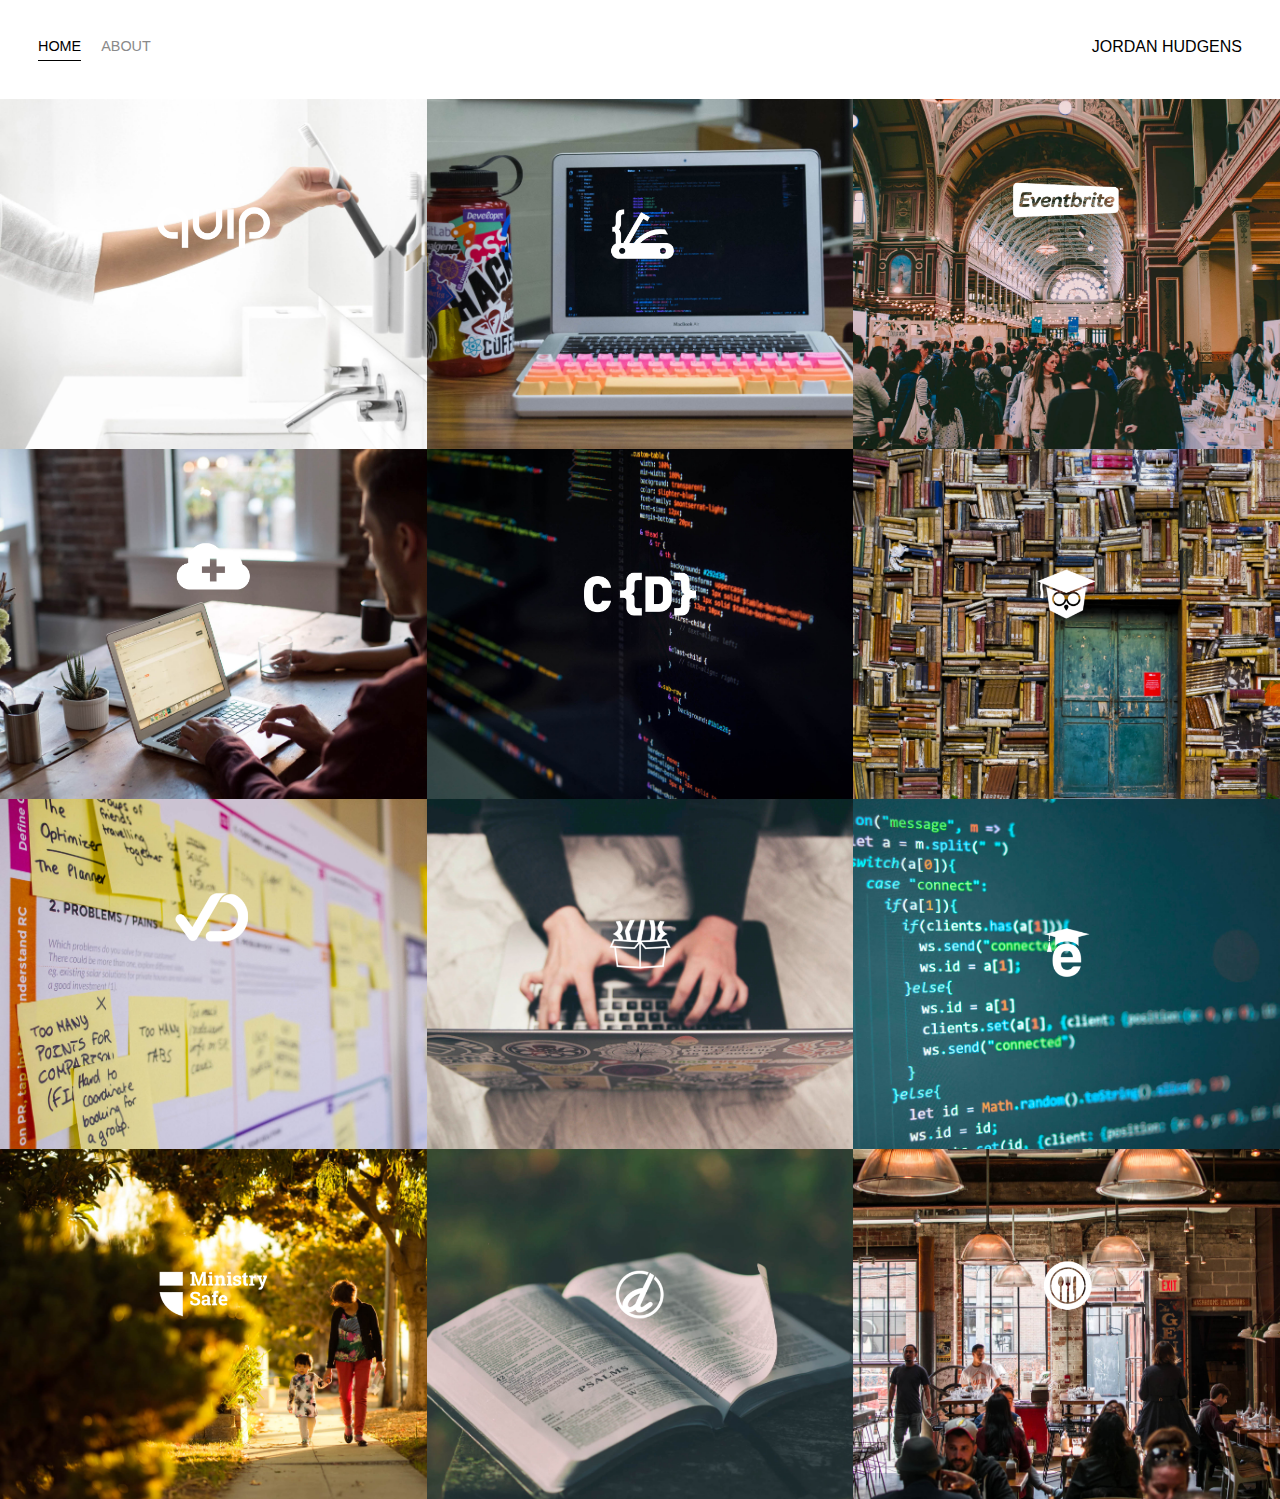
<file: index.html>
<!DOCTYPE html>
<html>
<head>
    <meta charset='utf-8'>
    <title>Page Title</title>
    <link rel='stylesheet' href='styles.css'>
</head>
<body>
    <div class="container">
        <div class="nav-wrapper">
            <div class="left-side">
                <div class="nav-link-wrapper active-nav-link">
                    <a href="index.html">Home</a>
                </div>

                <div class="nav-link-wrapper">
                    <a href="about.html">About</a>
                </div>
           </div>

            <div class="right-side"> 
                <div>JORDAN HUDGENS</div>
            </div>
        </div>

        <div class="content-wrapper">
            <div class="portfolio-items-wrapper">    
                <div class="portfolio-item-wrapper">
                    <div class="portfolio-img-background" style="background-image:url(images/portfolio1.jpg)"></div>
          
                    <div class="img-text-wrapper">
                      <div class="logo-wrapper">
                        <img src="images/logos/quip.png" alt="">
                      </div>
          
                      <div class="subtitle">I built the Quip Ecommerce platform, named a Top 25 Invention by Time Magazine in 2016.</div>
                    </div>
                </div>
          
                <div class="portfolio-item-wrapper">
                    <div class="portfolio-img-background" style="background-image:url(images/portfolio2.jpg)"></div>
                    <div class="img-text-wrapper">
                      <div class="logo-wrapper">
                        <img src="images/logos/devcamp.png" alt="">
                      </div>
          
                      <div class="subtitle">Coding bootcamp and learning management system.</div>
                    </div>
                </div>
          
                <div class="portfolio-item-wrapper">
                    <div class="portfolio-img-background" style="background-image:url(images/portfolio3.jpg)"></div>
                    <div class="img-text-wrapper">
                      <div class="logo-wrapper">
                        <img src="images/logos/eventbrite.png" alt="">
                      </div>
          
                      <div class="subtitle">Eventbrite is the leading event management platform on the web with millions of individuals utilizing their applications
                        to find, register or, and management events in numerous industries.</div>
                    </div>
                </div>
          
                <div class="portfolio-item-wrapper">
                    <div class="portfolio-img-background" style="background-image:url(images/portfolio4.jpg)"></div>
                    <div class="img-text-wrapper">
                      <div class="logo-wrapper">
                        <img src="images/logos/shop-hacker.png" alt="">
                      </div>
          
                      <div class="subtitle">Shop Hacker allows you to easily import digital products such as elearning courses, software, and games directly
                        into your ecommerce store.</div>
                    </div>
                </div>
          
                <div class="portfolio-item-wrapper">
                    <div class="portfolio-img-background" style="background-image:url(images/portfolio5.jpg)"></div>
                    <div class="img-text-wrapper">
                      <div class="logo-wrapper">
                        <img src="images/logos/crondose.png" alt="">
                      </div>
          
                      <div class="subtitle">Online tutorials and productivity tips.</div>
                    </div>
                </div>
          
                <div class="portfolio-item-wrapper">
                    <div class="portfolio-img-background" style="background-image:url(images/portfolio6.jpg)"></div>
                    <div class="img-text-wrapper">
                      <div class="logo-wrapper">
                        <img src="images/logos/dailysmarty.png" alt="">
                      </div>
          
                      <div class="subtitle">Keep track of what you learn every day.</div>
                    </div>
                </div>
          
                <div class="portfolio-item-wrapper">
                    <div class="portfolio-img-background" style="background-image:url(images/portfolio7.jpg)"></div>
                    <div class="img-text-wrapper">
                      <div class="logo-wrapper">
                        <img src="images/logos/dashtrack.png" alt="">
                      </div>
          
                      <div class="subtitle">What you track improves. DashTrack is a journal that makes it easy to track your daily tasks and make the most
                        of your time each day.</div>
                    </div>
                </div>
          
                <div class="portfolio-item-wrapper">
                    <div class="portfolio-img-background" style="background-image:url(images/portfolio8.jpg)"></div>
                    <div class="img-text-wrapper">
                      <div class="logo-wrapper">
                        <img src="images/logos/devtrunk.png" alt="">
                      </div>
          
                      <div class="subtitle">Online shop for developer happiness.</div>
                    </div>
                </div>
          
                <div class="portfolio-item-wrapper">
                    <div class="portfolio-img-background" style="background-image:url(images/portfolio9.jpg)"></div>
                    <div class="img-text-wrapper">
                      <div class="logo-wrapper">
                        <img src="images/logos/edutechional.png" alt="">
                      </div>
          
                      <div class="subtitle">Online technology tutorials.</div>
                    </div>
                </div>
          
                <div class="portfolio-item-wrapper">
                    <div class="portfolio-img-background" style="background-image:url(images/portfolio10.jpg)"></div>
                    <div class="img-text-wrapper">
                      <div class="logo-wrapper">
                        <img src="images/logos/ministry-safe.png" alt="">
                      </div>
          
                      <div class="subtitle">A complete child safety system for organizations.</div>
                    </div>
                </div>
          
                <div class="portfolio-item-wrapper">
                    <div class="portfolio-img-background" style="background-image:url(images/portfolio11.jpg)"></div>
                    <div class="img-text-wrapper">
                      <div class="logo-wrapper">
                        <img src="images/logos/open-devos.png" alt="">
                      </div>
          
                      <div class="subtitle">Publish and share daily devotionals.</div>
                    </div>
                </div>
          
                <div class="portfolio-item-wrapper">
                    <div class="portfolio-img-background" style="background-image:url(images/portfolio12.jpg)"></div>
                    <div class="img-text-wrapper">
                      <div class="logo-wrapper">
                        <img src="images/logos/toastability.png" alt="">
                      </div>
          
                      <div class="subtitle">Easy way to manage the digital life of your bar or restaurant.</div>
                    </div>
                </div>
            </div>
        </div>
    </div>
</body>
<script>
  const portfolioItems = document.querySelectorAll('.portfolio-item-wrapper')

  portfolioItems.forEach(portfolioItem => {
    portfolioItem.addEventListener('mouseover', () => {
      portfolioItem.childNodes[1].classList.add('img-darken')
    })

    portfolioItem.addEventListener('mouseout', () => {
      portfolioItem.childNodes[1].classList.remove('img-darken')
    })
  })
</script>
</html>
</file>
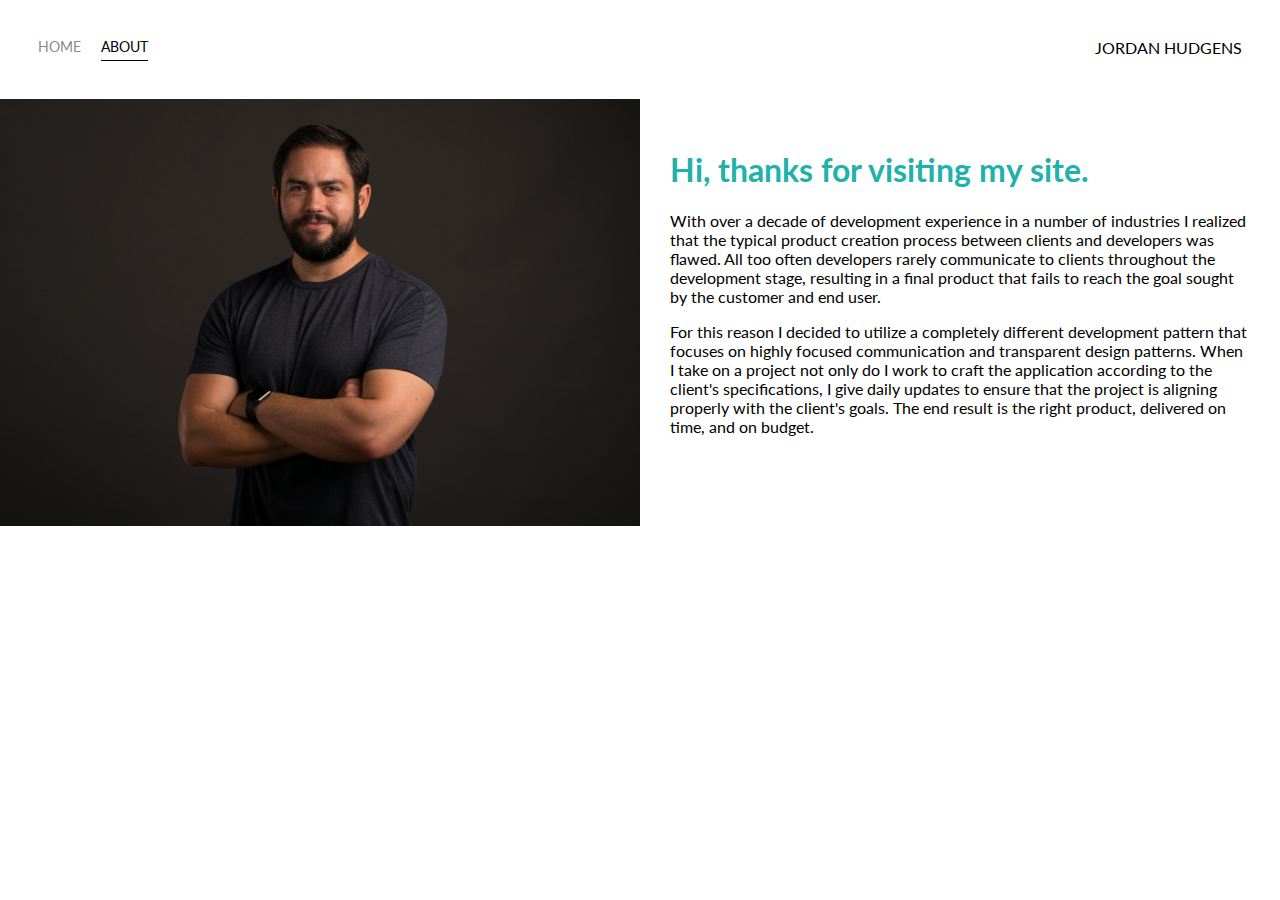
<file: about.html>
<!DOCTYPE html>
<html>
<head>
    <meta charset='utf-8'>
    <title>About</title>
    <link href='http://fonts.googleapis.com/css?family=Lato' rel='stylesheet'>
    <link rel='stylesheet' href='styles.css'>
</head>
<body>
    <div class="container">
        <div class="nav-wrapper">
            <div class="left-side">
                <div class="nav-link-wrapper">
                    <a href="index.html">Home</a>
                </div>

                <div class="nav-link-wrapper active-nav-link">
                    <a href="about.html">About</a>
                </div>
           </div>

            <div class="right-side"> 
                <div>JORDAN HUDGENS</div>
            </div>
        </div>

        <div class="content-wrapper">
            <div class="two-column-wrapper">
                <div class="profile-image-wrapper">
                    <img src="images/profile.jpg">
                </div>
                
                <div class="profile-content-wrapper">
                    <h1>Hi, thanks for visiting my site.</h1>

                    <p>With over a decade of development experience in a number of industries I realized that the typical product creation process between clients and developers was flawed. All too often developers rarely communicate to clients throughout the development stage, resulting in a final product that fails to reach the goal sought by the customer and end user.</p>

                    <p>For this reason I decided to utilize a completely different development pattern that focuses on highly focused communication and transparent design patterns. When I take on a project not only do I work to craft the application according to the client's specifications, I give daily updates to ensure that the project is aligning properly with the client's goals. The end result is the right product, delivered on time, and on budget.</p>
                </div>
            </div>
        </div>

    </div>
</body>
</html>
</file>
<file: styles.css>
body {
    font-family: "Lato", sans-serif;
    margin: 0px;
}

.container {
    display: grid;
    grid-template-columns: 1fr;
}

.nav-wrapper{
    display: flex;
    justify-content: space-between;
    padding: 38px;
}

.left-side{
    display: flex;
}

.nav-wrapper > .left-side > div {
    margin-right: 20px;
    font-size: 0.9em;
    text-transform: uppercase;
}

.nav-link-wrapper {
    height: 22px;
    border-bottom: 1px solid transparent;
    transition: border-bottom 0.5s;
}

.nav-link-wrapper a{
    color: #8a8a8a;
    text-decoration: none;
    transition: color 0.5s;
}

.nav-link-wrapper:hover{
    border-bottom: 1px solid black;
}

.nav-link-wrapper a:hover {
    color: black;
}

.active-nav-link {
    border-bottom: 1px solid black;
}

.active-nav-link a {
    color: black !important;
}

.portfolio-items-wrapper {
    display: grid;
    grid-template-columns: 1fr 1fr 1fr;
}

.portfolio-item-wrapper{
    position: relative;
}

.portfolio-img-background{
    height: 350px;
    width: 100%;
    background-size: cover;
    background-position: center;
    background-repeat: no-repeat;
}

.img-text-wrapper {
    position: absolute;
    top: 0;
    display: flex;
    flex-direction: column;
    justify-content: center;
    align-items: center;
    height: 100%;
    text-align: center;
    padding-left: 100px;
    padding-right: 100px;
}

.logo-wrapper img{
    width: 50%;
    margin-bottom: 20px;
}

.img-text-wrapper .subtitle{
    transition: 1s;
    font-weight: 600;
    color: transparent;
}

.img-text-wrapper:hover .subtitle{
    font-weight: 600;
    color: lightseagreen;
}

.img-darken {
    transition: 1s;
    filter: brightness(10%);
}

.two-column-wrapper {
    display: grid;
    grid-template-columns: 1fr 1fr;
}

.profile-image-wrapper img{
    width: 100%;
}

.profile-content-wrapper {
    padding: 30px;
}

.profile-content-wrapper h1{
    color: lightseagreen;
}
</file>
